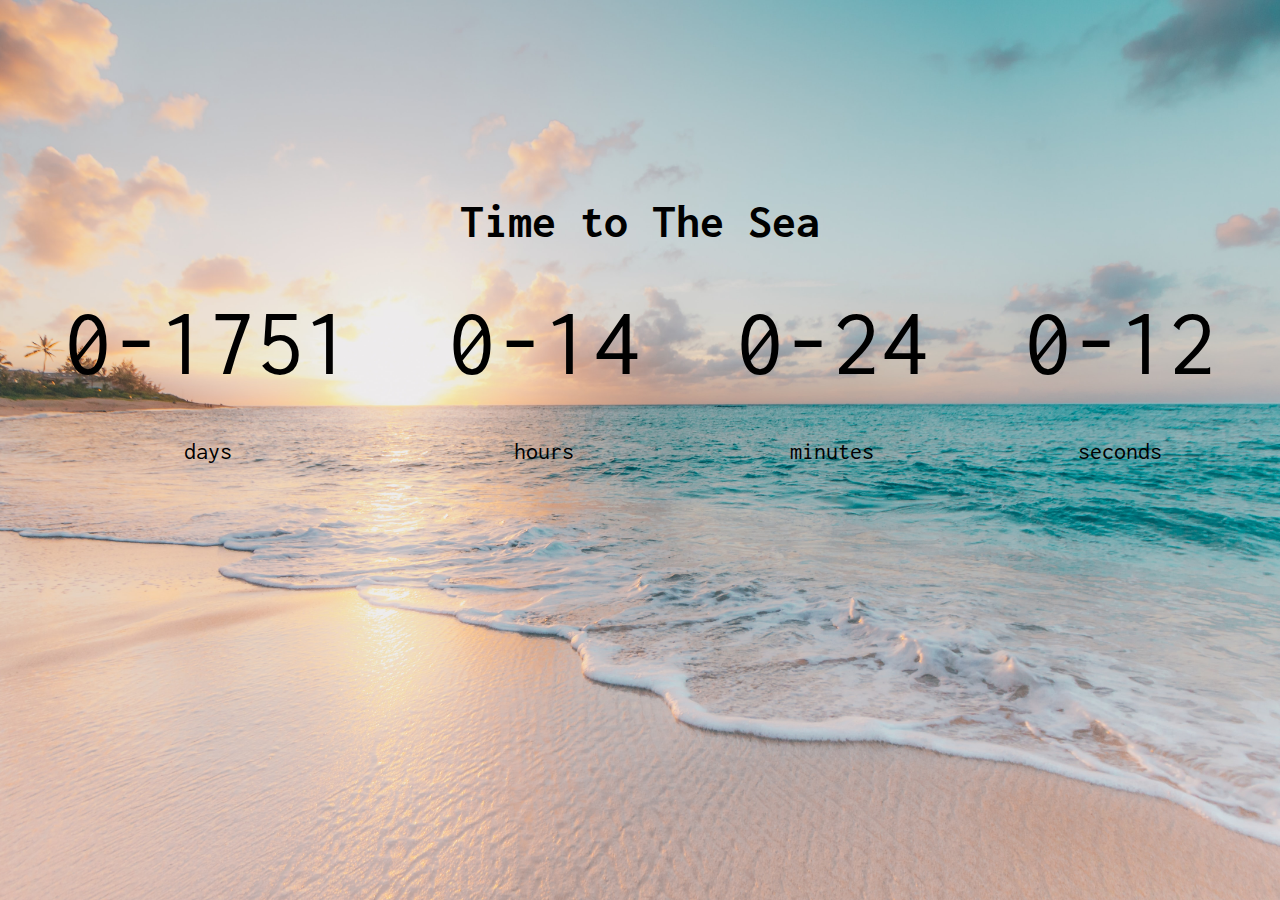
<file: 01-Countdown/index.html>
<!DOCTYPE html>
<html lang="en">
  <head>
    <title>Countdown</title>
    <meta charset="utf-8" />
    <meta
      name="viewport"
      content="width=device-width, initial-scale=1, shrink-to-fit=no"
    />
    <link rel="stylesheet" href="style.css" />
    <script src="app.js" defer></script>
  </head>
  <body>
    <h1>Time to The Sea</h1>
    <div class="countdown-container">
      <div class="days countdown-element">
        <p class="time" id="days">0</p>
        <span>days</span>
      </div>
      <div class="hours countdown-element">
        <p class="time" id="hours">0</p>
        <span>hours</span>
      </div>
      <div class="minutes countdown-element">
        <p class="time" id="minutes">0</p>
        <span>minutes</span>
      </div>
      <div class="seconds countdown-element">
        <p class="time" id="seconds">0</p>
        <span>seconds</span>
      </div>
    </div>
  </body>
</html>
</file>
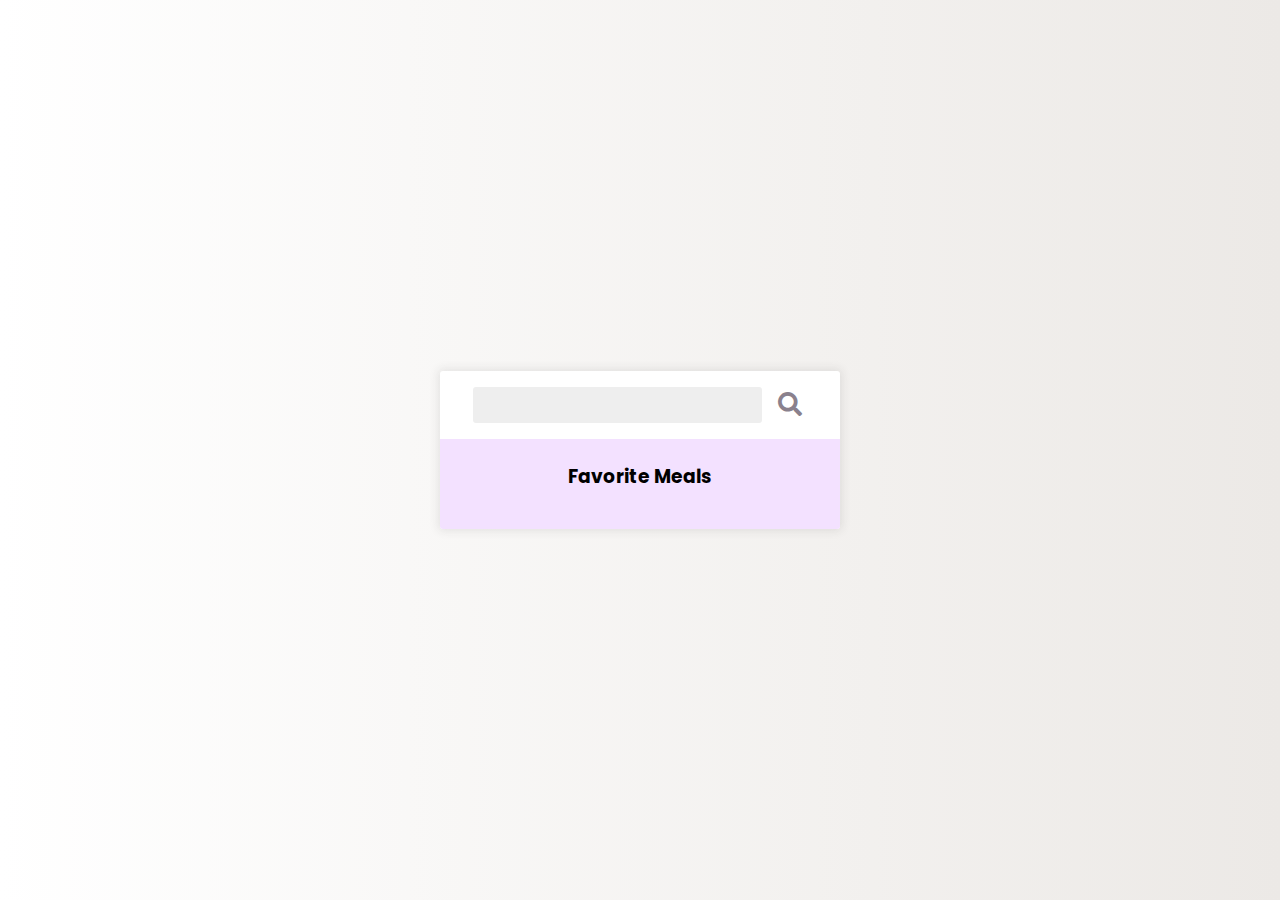
<file: 03-Recipe/index.html>
<!DOCTYPE html>
<html lang="en">
  <head>
    <meta charset="UTF-8" />
    <meta name="viewport" content="width=device-width, initial-scale=1.0" />
    <title>Recipes App</title>
    <link
      rel="stylesheet"
      href="https://cdnjs.cloudflare.com/ajax/libs/font-awesome/5.14.0/css/all.min.css"
    />
    <link rel="stylesheet" href="style.css" />
    <script src="script.js" defer></script>
  </head>

  <body>
    <div class="mobile-container">
      <header>
        <input type="text" id="search-term" />
        <button id="search"><i class="fas fa-search"></i></button>
      </header>
      <div class="fav-container">
        <h3>Favorite Meals</h3>
        <ul class="fav-meals" id="fav-meals"></ul>
      </div>
      <div class="meals" id="meals"></div>
    </div>

    <div class="popup-container hidden" id="meal-popup">
      <div class="popup">
        <button id="close-popup" class="close-popup">
          <i class="fas fa-times"></i>
        </button>
        <div class="meal-info" id="meal-info"></div>
      </div>
    </div>
  </body>
</html>
</file>
<file: 01-Countdown/style.css>
@import url('https://fonts.googleapis.com/css2?family=Inconsolata:wght@500&display=swap');
* {
  box-sizing: border-box;
  padding: 0;
  margin: 0;
}
body {
  font-family: 'Inconsolata', monospace;
  background-image: url('sean-o-KMn4VEeEPR8-unsplash.jpg');
  background-repeat: no-repeat;
  background-size: cover;
  display: flex;
  flex-direction: column;
  align-items: center;
  justify-content: center;
  background-position: center center;
  min-height: 100vh;
}

h1 {
  font-size: 3rem;
  margin-top: -15rem;
}

.countdown-container {
  display: flex;

  flex-wrap: wrap;
}

.time {
  font-size: 6rem;
  line-height: 2;
  margin: 0 3rem;
}

.countdown-element {
  text-align: center;
}

.countdown-element span {
  font-size: 1.5rem;
}
</file>
<file: 03-Recipe/style.css>
@import url('https://fonts.googleapis.com/css2?family=Poppins:wght@200;400;600&display=swap');

* {
  box-sizing: border-box;
}

body {
  background: #ece9e6;
  background: -webkit-linear-gradient(to right, #ffffff, #ece9e6);
  background: linear-gradient(to right, #ffffff, #ece9e6);
  display: flex;
  align-items: center;
  justify-content: center;
  font-family: 'Poppins', sans-serif;
  margin: 0;
  min-height: 100vh;
}

img {
  max-width: 100%;
}

.mobile-container {
  background-color: #fff;
  box-shadow: 0 0 10px 2px #3333331a;
  border-radius: 3px;
  overflow: hidden;
  width: 400px;
}

header {
  display: flex;
  align-items: center;
  justify-content: center;
  padding: 1rem;
}

header input {
  background-color: #eee;
  border: none;
  border-radius: 3px;
  font-family: inherit;
  padding: 0.5rem 1rem;
}

header button {
  background-color: transparent;
  border: none;
  color: rgb(138, 129, 141);
  font-size: 1.5rem;
  margin-left: 10px;
}

.fav-container {
  background-color: rgb(243, 225, 255);
  padding: 0.25rem 1rem;
  text-align: center;
}

.fav-meals {
  display: flex;
  flex-wrap: wrap;
  justify-content: center;
  list-style-type: none;
  padding: 0;
}

.fav-meals li {
  cursor: pointer;
  position: relative;
  margin: 5px;
  width: 75px;
}

.fav-meals li .clear {
  background-color: transparent;
  border: none;
  cursor: pointer;
  opacity: 0;
  position: absolute;
  top: -0.5rem;
  right: -0.5rem;
  font-size: 1.2rem;
}

.fav-meals li:hover .clear {
  opacity: 1;
}

.fav-meals li img {
  border: 2px solid #ffffff;
  border-radius: 50%;
  box-shadow: 0 0 10px 2px #3333331a;
  object-fit: cover;
  height: 70px;
  width: 70px;
}

.fav-meals li span {
  display: inline-block;
  font-size: 0.9rem;
  white-space: nowrap;
  overflow: hidden;
  text-overflow: ellipsis;
  width: 75px;
}

.meal {
  border-radius: 3px;
  box-shadow: 0 0 10px 2px #3333331a;
  cursor: pointer;
  margin: 1.5rem;
  overflow: hidden;
}

.meal-header {
  position: relative;
}

.meal-header .random {
  position: absolute;
  top: 1rem;
  background-color: #fff;
  padding: 0.25rem 1rem;
  border-top-right-radius: 3px;
  border-bottom-right-radius: 3px;
}

.meal-header img {
  object-fit: cover;
  height: 250px;
  width: 100%;
}

.meal-body {
  display: flex;
  align-items: center;
  justify-content: space-between;
  padding: 1rem;
}

.meal-body h4 {
  margin: 0;
}

.meal-body .fav-btn {
  border: none;
  background-color: transparent;
  color: rgb(197, 188, 188);
  cursor: pointer;
  font-size: 1.2rem;
}

.meal-body .fav-btn.active {
  color: rebeccapurple;
}

.popup-container {
  background-color: rgba(0, 0, 0, 0.5);
  display: flex;
  align-items: center;
  justify-content: center;
  position: fixed;
  left: 0;
  right: 0;
  top: 0;
  bottom: 0;
}

.popup-container.hidden {
  opacity: 0;
  pointer-events: none;
}

.popup {
  background-color: #fff;
  border-radius: 5px;
  padding: 0 2rem;
  position: relative;
  overflow: auto;
  max-height: 100vh;
  max-width: 600px;
  width: 100%;
}

.popup .close-popup {
  background-color: transparent;
  border: none;
  cursor: pointer;
  font-size: 1.5rem;
  position: absolute;
  top: 1rem;
  right: 1rem;
}

.meal-info h1 {
  text-align: center;
}
</file>
